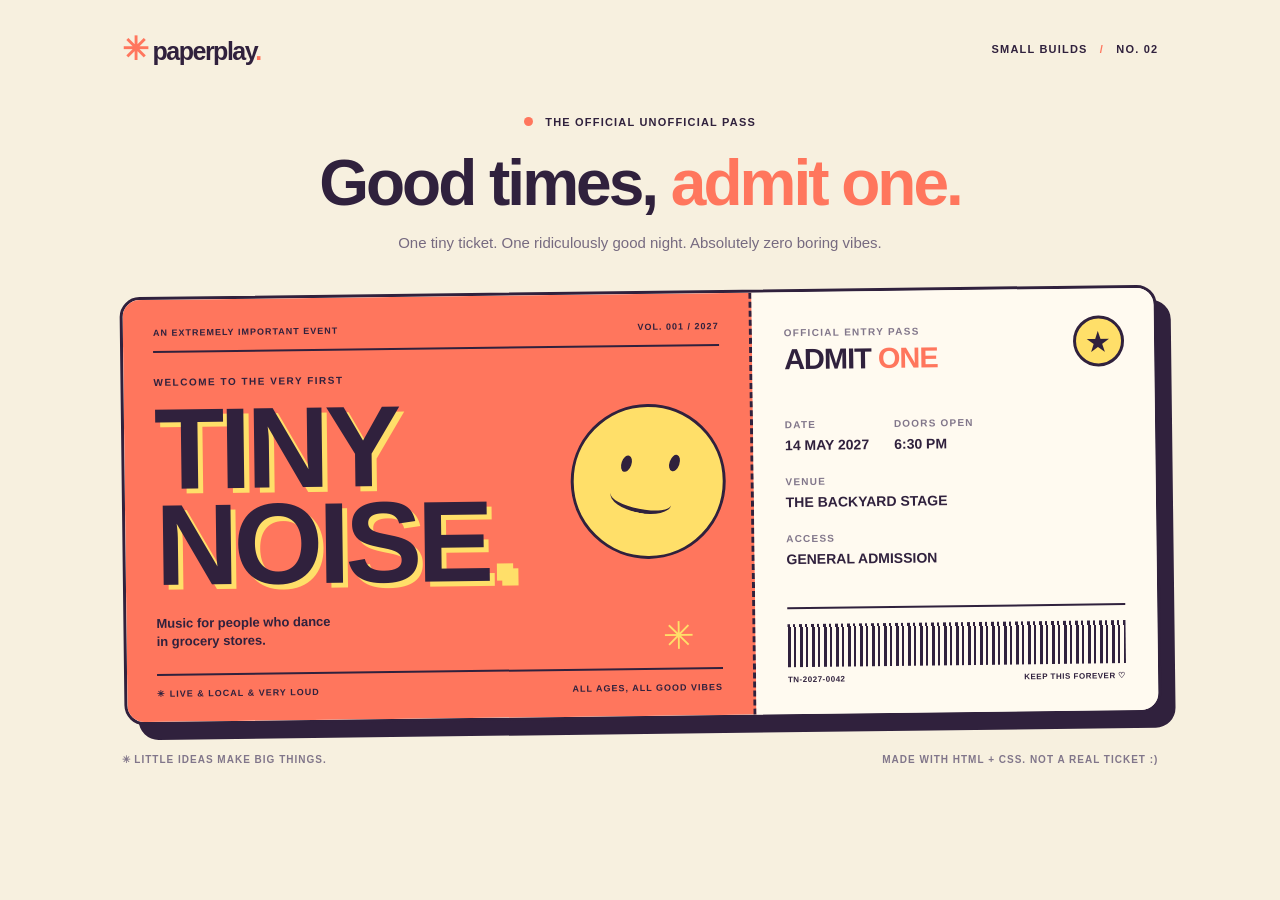
<file: gold_tekct/index.html>
<!DOCTYPE html>
<html lang="en">
<head>
    <meta charset="UTF-8">
    <title>Paperplay - Tiny Noise</title>
    <link rel="stylesheet" href="style.css">
</head>
<body>

    <header>
        <div class="logo">
            <span>✳</span> paperplay<span class="dot">.</span>
        </div>
        <div class="header-info">
            SMALL BUILDS <span>/</span> NO. 02
        </div>
    </header>

    <main>

        <section class="intro">
            <div class="subtitle">
                <span class="circle"></span>
                THE OFFICIAL UNOFFICIAL PASS
            </div>

            <h1>Good times, <span>admit one.</span></h1>

            <p>One tiny ticket. One ridiculously good night. Absolutely zero boring vibes.</p>
        </section>

        <section class="ticket">

            <div class="ticket-left">

                <div class="top-line">
                    <span>AN EXTREMELY IMPORTANT EVENT</span>
                    <span>VOL. 001 / 2027</span>
                </div>

                <div class="welcome">WELCOME TO THE VERY FIRST</div>

                <h2>TINY<br>NOISE<span>.</span></h2>

                <div class="smiley">
                    <div class="eyes">
                        <span></span>
                        <span></span>
                    </div>
                    <div class="mouth"></div>
                </div>

                <div class="star">✳</div>

                <p class="description">
                    Music for people who dance<br>
                    in grocery stores.
                </p>

                <div class="bottom-line">
                    <span>✳ LIVE & LOCAL & VERY LOUD</span>
                    <span>ALL AGES, ALL GOOD VIBES</span>
                </div>

            </div>

            <div class="ticket-right">

                <div class="star-badge">★</div>

                <div class="right-subtitle">OFFICIAL ENTRY PASS</div>

                <h3>ADMIT <span>ONE</span></h3>

                <div class="details">

                    <div>
                        <small>DATE</small>
                        <strong>14 MAY 2027</strong>
                    </div>

                    <div>
                        <small>DOORS OPEN</small>
                        <strong>6:30 PM</strong>
                    </div>

                </div>

                <div class="info">
                    <small>VENUE</small>
                    <strong>THE BACKYARD STAGE</strong>
                </div>

                <div class="info">
                    <small>ACCESS</small>
                    <strong>GENERAL ADMISSION</strong>
                </div>

                <div class="barcode"></div>

                <div class="barcode-footer">
                    <span>TN-2027-0042</span>
                    <span>KEEP THIS FOREVER ♡</span>
                </div>

            </div>

        </section>

        <footer>
            <span>✳ LITTLE IDEAS MAKE BIG THINGS.</span>
            <span>MADE WITH HTML + CSS. NOT A REAL TICKET :)</span>
        </footer>

    </main>

</body>
</html>
</file>
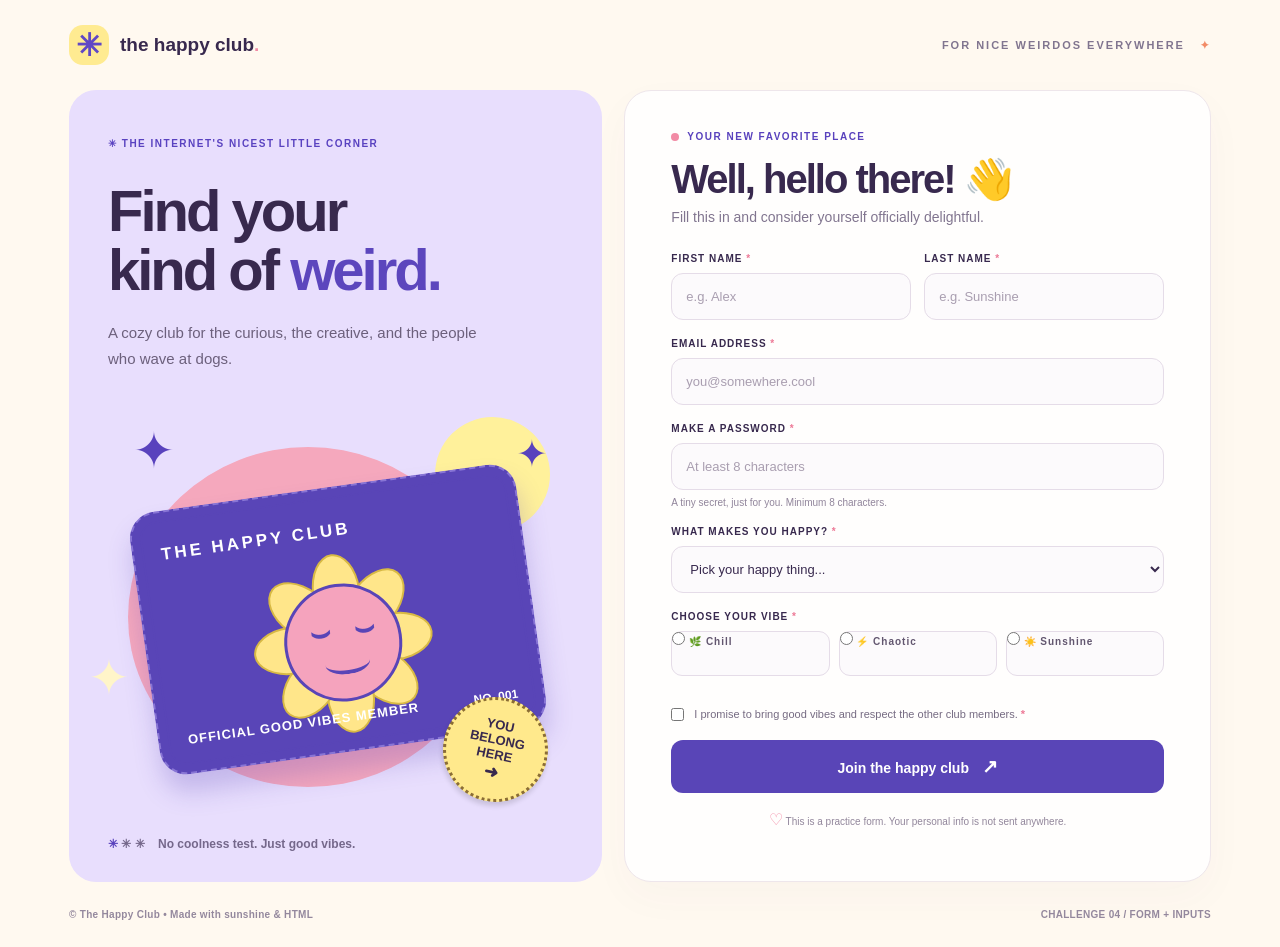
<file: join_itc/index.html>
<!DOCTYPE html>
<html lang="en">
<head>
    <meta charset="UTF-8">
    <meta name="viewport" content="width=device-width, initial-scale=1.0">
    <title>The Happy Club</title>
    <link rel="stylesheet" href="style.css">
</head>
<body>

    <div class="container">

        <header>
            <div class="logo">
                <span class="logo-icon">✳</span>
                <span>the happy club<span class="dot">.</span></span>
            </div>

            <div class="header-text">
                FOR NICE WEIRDOS EVERYWHERE <span>✦</span>
            </div>
        </header>

        <main>

            <section class="welcome">
                <div class="small-title">
                    ✳ THE INTERNET'S NICEST LITTLE CORNER
                </div>

                <h1>
                    Find your<br>
                    kind of <span>weird.</span>
                </h1>

                <p class="description">
                    A cozy club for the curious, the creative, and the people
                    who wave at dogs.
                </p>

                <div class="illustration">
                    <div class="circle"></div>
                    <div class="yellow-circle"></div>
                    <div class="star star1">✦</div>
                    <div class="star star2">✦</div>
                    <div class="star star3">✦</div>

                    <div class="member-card">
                        <h3>THE HAPPY CLUB</h3>

                        <div class="flower">
                            <div class="petal p1"></div>
                            <div class="petal p2"></div>
                            <div class="petal p3"></div>
                            <div class="petal p4"></div>
                            <div class="petal p5"></div>
                            <div class="petal p6"></div>
                            <div class="petal p7"></div>
                            <div class="petal p8"></div>
                            <div class="face">
                                <span>⌣</span>
                                <span>⌣</span>
                                <div class="smile"></div>
                            </div>
                        </div>

                        <span class="card-bottom">
                            OFFICIAL GOOD VIBES MEMBER
                        </span>
                        <span class="number">NO. 001</span>
                    </div>

                    <div class="belong">
                        YOU<br>
                        BELONG<br>
                        HERE
                        <span>➜</span>
                    </div>
                </div>

                <div class="bottom-text">
                    ✳ ✳ ✳ &nbsp;&nbsp; No coolness test. Just good vibes.
                </div>
            </section>

            <section class="form-section">

                <div class="form-title">
                    <span class="pink-dot"></span>
                    YOUR NEW FAVORITE PLACE
                </div>

                <h2>Well, hello there! 👋</h2>

                <p class="subtitle">
                    Fill this in and consider yourself officially delightful.
                </p>

                <form>

                    <div class="name-fields">

                        <div class="field">
                            <label for="first">FIRST NAME <span>*</span></label>
                            <input type="text" id="first" placeholder="e.g. Alex" required>
                        </div>

                        <div class="field">
                            <label for="last">LAST NAME <span>*</span></label>
                            <input type="text" id="last" placeholder="e.g. Sunshine" required>
                        </div>

                    </div>

                    <div class="field">
                        <label for="email">EMAIL ADDRESS <span>*</span></label>
                        <input type="email" id="email" placeholder="you@somewhere.cool" required>
                    </div>

                    <div class="field">
                        <label for="password">MAKE A PASSWORD <span>*</span></label>
                        <input type="password" id="password" placeholder="At least 8 characters" minlength="8" required>
                        <small>A tiny secret, just for you. Minimum 8 characters.</small>
                    </div>

                    <div class="field">
                        <label for="happy">WHAT MAKES YOU HAPPY? <span>*</span></label>
                        <select id="happy" required>
                            <option value="" selected disabled>Pick your happy thing...</option>
                            <option>Music</option>
                            <option>Animals</option>
                            <option>Travel</option>
                            <option>Art</option>
                            <option>Friends</option>
                            <option>Food</option>
                        </select>
                    </div>

                    <div class="field">
                        <label>CHOOSE YOUR VIBE <span>*</span></label>

                        <div class="vibes">
                            <label class="vibe">
                                <input type="radio" name="vibe" value="chill" required>
                                🌿 Chill
                            </label>

                            <label class="vibe">
                                <input type="radio" name="vibe" value="chaotic">
                                ⚡ Chaotic
                            </label>

                            <label class="vibe">
                                <input type="radio" name="vibe" value="sunshine">
                                ☀️ Sunshine
                            </label>
                        </div>
                    </div>

                    <label class="agreement">
                        <input type="checkbox" required>
                        <span>
                            I promise to bring good vibes and respect the other club members.
                            <b>*</b>
                        </span>
                    </label>

                    <button type="submit">
                        Join the happy club <span>↗</span>
                    </button>

                    <div class="privacy">
                        <span>♡</span> This is a practice form. Your personal info is not sent anywhere.
                    </div>

                </form>
            </section>

        </main>

        <footer>
            <span>© The Happy Club • Made with sunshine & HTML</span>
            <span>CHALLENGE 04 / FORM + INPUTS</span>
        </footer>

    </div>

</body>
</html>
</file>
<file: gold_tekct/style.css>
* {
    margin: 0;
    padding: 0;
    box-sizing: border-box;
}

body {
    background-color: #f7f0df;
    color: #30213d;
    font-family: Arial, Helvetica, sans-serif;
    min-height: 100vh;
    padding: 30px 9.5%;
}

header {
    display: flex;
    justify-content: space-between;
    align-items: center;
    margin-bottom: 48px;
}

.logo {
    font-size: 25px;
    font-weight: 800;
    letter-spacing: -1.5px;
}

.logo span:first-child {
    color: #ff765d;
    font-size: 32px;
}

.logo .dot {
    color: #ff765d;
}

.header-info {
    font-size: 11px;
    font-weight: bold;
    letter-spacing: 1.2px;
}

.header-info span {
    color: #ff765d;
    margin: 0 8px;
}

main {
    max-width: 1160px;
    margin: auto;
}

.intro {
    text-align: center;
    margin-bottom: 40px;
}

.subtitle {
    font-size: 11px;
    font-weight: bold;
    letter-spacing: 1.2px;
    margin-bottom: 18px;
}

.circle {
    display: inline-block;
    width: 9px;
    height: 9px;
    background: #ff765d;
    border-radius: 50%;
    margin-right: 8px;
}

.intro h1 {
    font-size: clamp(35px, 5vw, 65px);
    font-weight: 800;
    letter-spacing: -3px;
    margin-bottom: 14px;
}

.intro h1 span {
    color: #ff765d;
}

.intro p {
    color: #766a80;
    font-size: 15px;
}

.ticket {
    display: flex;
    width: 100%;
    min-height: 420px;
    background: #fffaf0;
    border: 3px solid #30213d;
    border-radius: 20px;
    overflow: hidden;
    position: relative;
    transform: rotate(-0.7deg);
    box-shadow: 14px 15px 0 #30213d;
}

.ticket-left {
    width: 61%;
    background: #ff765d;
    padding: 28px 30px 22px;
    position: relative;
    border-right: 3px dashed #30213d;
}

.top-line {
    display: flex;
    justify-content: space-between;
    border-bottom: 2px solid #30213d;
    padding-bottom: 13px;
    font-size: 9px;
    font-weight: bold;
    letter-spacing: 1px;
}

.welcome {
    margin-top: 24px;
    font-size: 10px;
    font-weight: bold;
    letter-spacing: 1.5px;
}

.ticket-left h2 {
    font-size: clamp(65px, 9vw, 120px);
    line-height: 0.83;
    letter-spacing: -5px;
    margin-top: 14px;
    font-weight: 900;
    text-shadow: 5px 5px 0 #ffdf69;
}

.ticket-left h2 span {
    color: #ffdf69;
}

.description {
    font-size: 13px;
    font-weight: bold;
    line-height: 1.4;
    margin-top: 22px;
}

.smiley {
    width: 155px;
    height: 155px;
    background: #ffdf69;
    border: 3px solid #30213d;
    border-radius: 50%;
    position: absolute;
    top: 110px;
    right: 25px;
}

.eyes {
    display: flex;
    justify-content: space-between;
    width: 58px;
    position: absolute;
    top: 48px;
    left: 48px;
}

.eyes span {
    width: 10px;
    height: 17px;
    background: #30213d;
    border-radius: 50%;
    transform: rotate(20deg);
}

.mouth {
    position: absolute;
    width: 62px;
    height: 28px;
    border-bottom: 4px solid #30213d;
    border-radius: 0 0 50% 50%;
    top: 78px;
    left: 36px;
    transform: rotate(12deg);
}

.star {
    position: absolute;
    right: 58px;
    bottom: 58px;
    color: #ffdf69;
    font-size: 38px;
}

.bottom-line {
    position: absolute;
    left: 30px;
    right: 30px;
    bottom: 23px;
    border-top: 2px solid #30213d;
    padding-top: 13px;
    display: flex;
    justify-content: space-between;
    font-size: 9px;
    font-weight: bold;
    letter-spacing: 1px;
}

.ticket-right {
    width: 39%;
    padding: 30px 32px;
    position: relative;
    background: #fffaf0;
}

.star-badge {
    position: absolute;
    top: 27px;
    right: 30px;
    width: 51px;
    height: 51px;
    border: 3px solid #30213d;
    background: #ffdf69;
    border-radius: 50%;
    display: flex;
    align-items: center;
    justify-content: center;
    font-size: 29px;
}

.right-subtitle {
    color: #81768a;
    font-size: 10px;
    font-weight: bold;
    letter-spacing: 1.3px;
    margin-top: 5px;
}

.ticket-right h3 {
    font-size: 29px;
    margin-top: 5px;
    letter-spacing: -1px;
}

.ticket-right h3 span {
    color: #ff765d;
}

.details {
    display: flex;
    gap: 25px;
    margin-top: 43px;
}

.details div,
.info {
    display: flex;
    flex-direction: column;
    gap: 7px;
}

.ticket-right small {
    color: #81768a;
    font-size: 10px;
    font-weight: bold;
    letter-spacing: 1.2px;
}

.ticket-right strong {
    font-size: 14px;
}

.info {
    margin-top: 23px;
}

.barcode {
    height: 60px;
    width: 100%;
    margin-top: 40px;
    border-top: 2px solid #30213d;
    padding-top: 15px;
    background: repeating-linear-gradient(
        90deg,
        #30213d 0px,
        #30213d 3px,
        transparent 3px,
        transparent 6px,
        #30213d 6px,
        #30213d 8px,
        transparent 8px,
        transparent 12px
    );
    background-size: 100% 43px;
    background-position: bottom;
    background-repeat: no-repeat;
}

.barcode-footer {
    display: flex;
    justify-content: space-between;
    font-size: 8px;
    font-weight: bold;
    letter-spacing: 0.5px;
    margin-top: 8px;
}

footer {
    display: flex;
    justify-content: space-between;
    margin-top: 35px;
    color: #81768a;
    font-size: 10px;
    font-weight: bold;
    letter-spacing: 1px;
}

@media (max-width: 750px) {

    body {
        padding: 20px;
    }

    header {
        margin-bottom: 45px;
    }

    .header-info {
        font-size: 9px;
    }

    .intro h1 {
        letter-spacing: -2px;
    }

    .ticket {
        flex-direction: column;
        transform: none;
    }

    .ticket-left,
    .ticket-right {
        width: 100%;
    }

    .ticket-left {
        min-height: 390px;
        border-right: none;
        border-bottom: 3px dashed #30213d;
    }

    .ticket-right {
        min-height: 370px;
    }

    .smiley {
        width: 110px;
        height: 110px;
        right: 15px;
        top: 130px;
    }

    .eyes {
        top: 32px;
        left: 30px;
        width: 48px;
    }

    .mouth {
        top: 58px;
        left: 22px;
        width: 58px;
    }

    .ticket-left h2 {
        font-size: 75px;
    }

    footer {
        gap: 15px;
        flex-direction: column;
        text-align: center;
    }
}

@media (max-width: 400px) {
    .ticket-left h2 {
        font-size: 60px;
    }

    .smiley {
        width: 85px;
        height: 85px;
    }

    .eyes {
        top: 22px;
        left: 20px;
        width: 40px;
    }

    .mouth {
        top: 45px;
        left: 13px;
        width: 52px;
    }

    .top-line {
        font-size: 7px;
    }

    .bottom-line {
        font-size: 7px;
    }
}
</file>
<file: join_itc/style.css>
* {
    margin: 0;
    padding: 0;
    box-sizing: border-box;
}

body {
    background-color: #fff9f0;
    font-family: Arial, Helvetica, sans-serif;
    color: #38294e;
}

.container {
    max-width: 1142px;
    margin: auto;
}

header {
    height: 90px;
    display: flex;
    justify-content: space-between;
    align-items: center;
}

.logo {
    display: flex;
    align-items: center;
    gap: 11px;
    font-size: 19px;
    font-weight: bold;
}

.logo-icon {
    width: 40px;
    height: 40px;
    background-color: #ffeb91;
    border-radius: 14px;
    display: flex;
    align-items: center;
    justify-content: center;
    color: #6047c5;
    font-size: 31px;
}

.dot {
    color: #f28ba5;
}

.header-text {
    font-size: 11px;
    font-weight: bold;
    letter-spacing: 2px;
    color: #81758f;
}

.header-text span {
    color: #f28b66;
    margin-left: 10px;
}

main {
    display: grid;
    grid-template-columns: 1fr 1.1fr;
    gap: 22px;
}

.welcome {
    background-color: #e8defd;
    border-radius: 27px;
    padding: 48px 39px 30px;
    position: relative;
    overflow: hidden;
    min-height: 792px;
}

.small-title {
    color: #5942c0;
    font-size: 10px;
    font-weight: bold;
    letter-spacing: 1.5px;
}

h1 {
    font-size: 58px;
    line-height: 1.02;
    letter-spacing: -3px;
    margin-top: 32px;
    color: #38294e;
}

h1 span {
    color: #5c46bd;
}

.description {
    color: #6c607c;
    font-size: 15px;
    line-height: 26px;
    margin-top: 21px;
    max-width: 390px;
}

.illustration {
    height: 400px;
    position: relative;
    margin-top: 30px;
}

.circle {
    position: absolute;
    width: 360px;
    height: 340px;
    background: #f5a8bd;
    border-radius: 50%;
    left: 20px;
    top: 45px;
}

.yellow-circle {
    position: absolute;
    width: 115px;
    height: 115px;
    background: #fff19b;
    border-radius: 50%;
    right: 13px;
    top: 15px;
}

.star {
    position: absolute;
    color: #5942bd;
    font-size: 50px;
    z-index: 3;
}

.star1 {
    top: 20px;
    left: 25px;
}

.star2 {
    top: 30px;
    right: 15px;
    font-size: 38px;
}

.star3 {
    bottom: 95px;
    left: -20px;
    color: #fff5c9;
}

.member-card {
    position: absolute;
    background: #5945b7;
    width: 390px;
    height: 265px;
    left: 35px;
    top: 85px;
    border-radius: 27px;
    transform: rotate(-8deg);
    box-shadow: 0 18px 25px #5945b740;
    border: 2px dashed #8875d5;
    outline: 2px solid #5945b7;
    outline-offset: -12px;
    z-index: 2;
    padding: 27px;
    color: white;
}

.member-card h3 {
    font-size: 17px;
    letter-spacing: 3px;
    margin-top: 5px;
}

.flower {
    position: absolute;
    width: 180px;
    height: 180px;
    left: 105px;
    top: 65px;
}

.petal {
    position: absolute;
    width: 48px;
    height: 75px;
    background: #ffe68a;
    border: 2px solid #d8b944;
    border-radius: 50%;
    left: 66px;
    top: 0;
    transform-origin: center 90px;
}

.p1 { transform: rotate(0deg); }
.p2 { transform: rotate(45deg); }
.p3 { transform: rotate(90deg); }
.p4 { transform: rotate(135deg); }
.p5 { transform: rotate(180deg); }
.p6 { transform: rotate(225deg); }
.p7 { transform: rotate(270deg); }
.p8 { transform: rotate(315deg); }

.face {
    position: absolute;
    width: 118px;
    height: 118px;
    background: #f5a3bd;
    border: 3px solid #5945b7;
    border-radius: 50%;
    top: 30px;
    left: 31px;
    display: flex;
    justify-content: space-evenly;
    padding-top: 25px;
    color: #5945b7;
    font-size: 32px;
    font-weight: bold;
}

.smile {
    position: absolute;
    width: 45px;
    height: 23px;
    border-bottom: 4px solid #5945b7;
    border-radius: 50%;
    bottom: 24px;
    left: 35px;
}

.card-bottom {
    position: absolute;
    bottom: 25px;
    left: 28px;
    font-size: 13px;
    font-weight: bold;
    letter-spacing: 1px;
}

.number {
    position: absolute;
    bottom: 25px;
    right: 25px;
    font-size: 12px;
    font-weight: bold;
}

.belong {
    position: absolute;
    width: 105px;
    height: 105px;
    border-radius: 50%;
    background: #ffe98c;
    border: 3px dotted #8b6d35;
    right: 15px;
    bottom: 0;
    z-index: 4;
    display: flex;
    justify-content: center;
    align-items: center;
    flex-direction: column;
    text-align: center;
    font-size: 13px;
    font-weight: bold;
    transform: rotate(12deg);
    box-shadow: 0 4px 5px #0002;
}

.belong span {
    font-size: 17px;
}

.bottom-text {
    position: absolute;
    bottom: 31px;
    left: 39px;
    font-size: 12px;
    font-weight: bold;
    color: #75688b;
}

.bottom-text:first-letter {
    color: #5942bd;
}

.form-section {
    background: #fffefd;
    border: 1px solid #eee6eb;
    border-radius: 27px;
    padding: 40px 46px;
    min-height: 792px;
    box-shadow: 0 15px 40px #57416b08;
}

.form-title {
    font-size: 10px;
    font-weight: bold;
    letter-spacing: 1.5px;
    color: #5942bd;
    display: flex;
    align-items: center;
    gap: 8px;
}

.pink-dot {
    width: 8px;
    height: 8px;
    background: #f28ba5;
    border-radius: 50%;
}

h2 {
    font-size: 40px;
    letter-spacing: -2px;
    margin-top: 14px;
    color: #38294e;
}

.subtitle {
    font-size: 14px;
    color: #81758f;
    margin-top: 6px;
    margin-bottom: 28px;
}

.name-fields {
    display: grid;
    grid-template-columns: 1fr 1fr;
    gap: 13px;
}

.field {
    margin-bottom: 18px;
}

.field label {
    display: block;
    font-size: 10px;
    font-weight: bold;
    letter-spacing: 1px;
    margin-bottom: 9px;
}

.field label span {
    color: #ed7996;
}

input[type="text"],
input[type="email"],
input[type="password"],
select {
    width: 100%;
    height: 47px;
    border: 1px solid #e5dce8;
    border-radius: 12px;
    background: #fcfafc;
    padding: 0 14px;
    font-size: 13px;
    color: #38294e;
    outline: none;
}

input::placeholder {
    color: #a99eb0;
}

input:focus,
select:focus {
    border-color: #6049c2;
}

.field small {
    display: block;
    color: #91859b;
    font-size: 10px;
    margin-top: 7px;
}

.vibes {
    display: grid;
    grid-template-columns: repeat(3, 1fr);
    gap: 9px;
}

.vibe {
    height: 45px;
    border: 1px solid #e5dce8;
    background: #fcfafc;
    border-radius: 11px;
    display: flex;
    align-items: center;
    justify-content: center;
    gap: 7px;
    font-size: 12px;
    font-weight: bold;
    color: #62566f;
    cursor: pointer;
}

.vibe input {
    accent-color: #6049c2;
}

.vibe:has(input:checked) {
    border-color: #6049c2;
    background: #f0eaff;
}

.agreement {
    display: flex;
    align-items: flex-start;
    gap: 10px;
    color: #766b82;
    font-size: 11px;
    margin-top: 21px;
    margin-bottom: 17px;
    line-height: 17px;
}

.agreement input {
    margin-top: 2px;
    accent-color: #6049c2;
}

.agreement b {
    color: #ed7996;
}

button {
    width: 100%;
    height: 53px;
    background: #5945b7;
    color: white;
    border: none;
    border-radius: 12px;
    font-size: 14px;
    font-weight: bold;
    cursor: pointer;
    transition: 0.3s;
}

button span {
    margin-left: 9px;
    font-size: 19px;
}

button:hover {
    background: #46329f;
    transform: translateY(-2px);
}

.privacy {
    text-align: center;
    font-size: 10px;
    color: #92869b;
    margin-top: 17px;
}

.privacy span {
    color: #f28ba5;
    font-size: 16px;
}

footer {
    height: 65px;
    display: flex;
    justify-content: space-between;
    align-items: center;
    color: #94889d;
    font-size: 10px;
    font-weight: bold;
    letter-spacing: 0.3px;
}

@media (max-width: 900px) {
    .container {
        width: 92%;
    }

    main {
        grid-template-columns: 1fr;
    }

    .welcome {
        min-height: 750px;
    }

    .form-section {
        min-height: auto;
    }
}

@media (max-width: 500px) {
    header {
        height: 75px;
    }

    .header-text {
        display: none;
    }

    .welcome {
        padding: 35px 25px;
        min-height: 690px;
    }

    h1 {
        font-size: 45px;
    }

    .illustration {
        transform: scale(0.8);
        transform-origin: top left;
        width: 125%;
    }

    .bottom-text {
        left: 25px;
        font-size: 10px;
    }

    .form-section {
        padding: 30px 22px;
    }

    h2 {
        font-size: 31px;
    }

    .name-fields {
        grid-template-columns: 1fr;
        gap: 0;
    }

    .vibes {
        grid-template-columns: 1fr;
    }

    footer {
        gap: 10px;
        font-size: 8px;
    }
}
</file>
